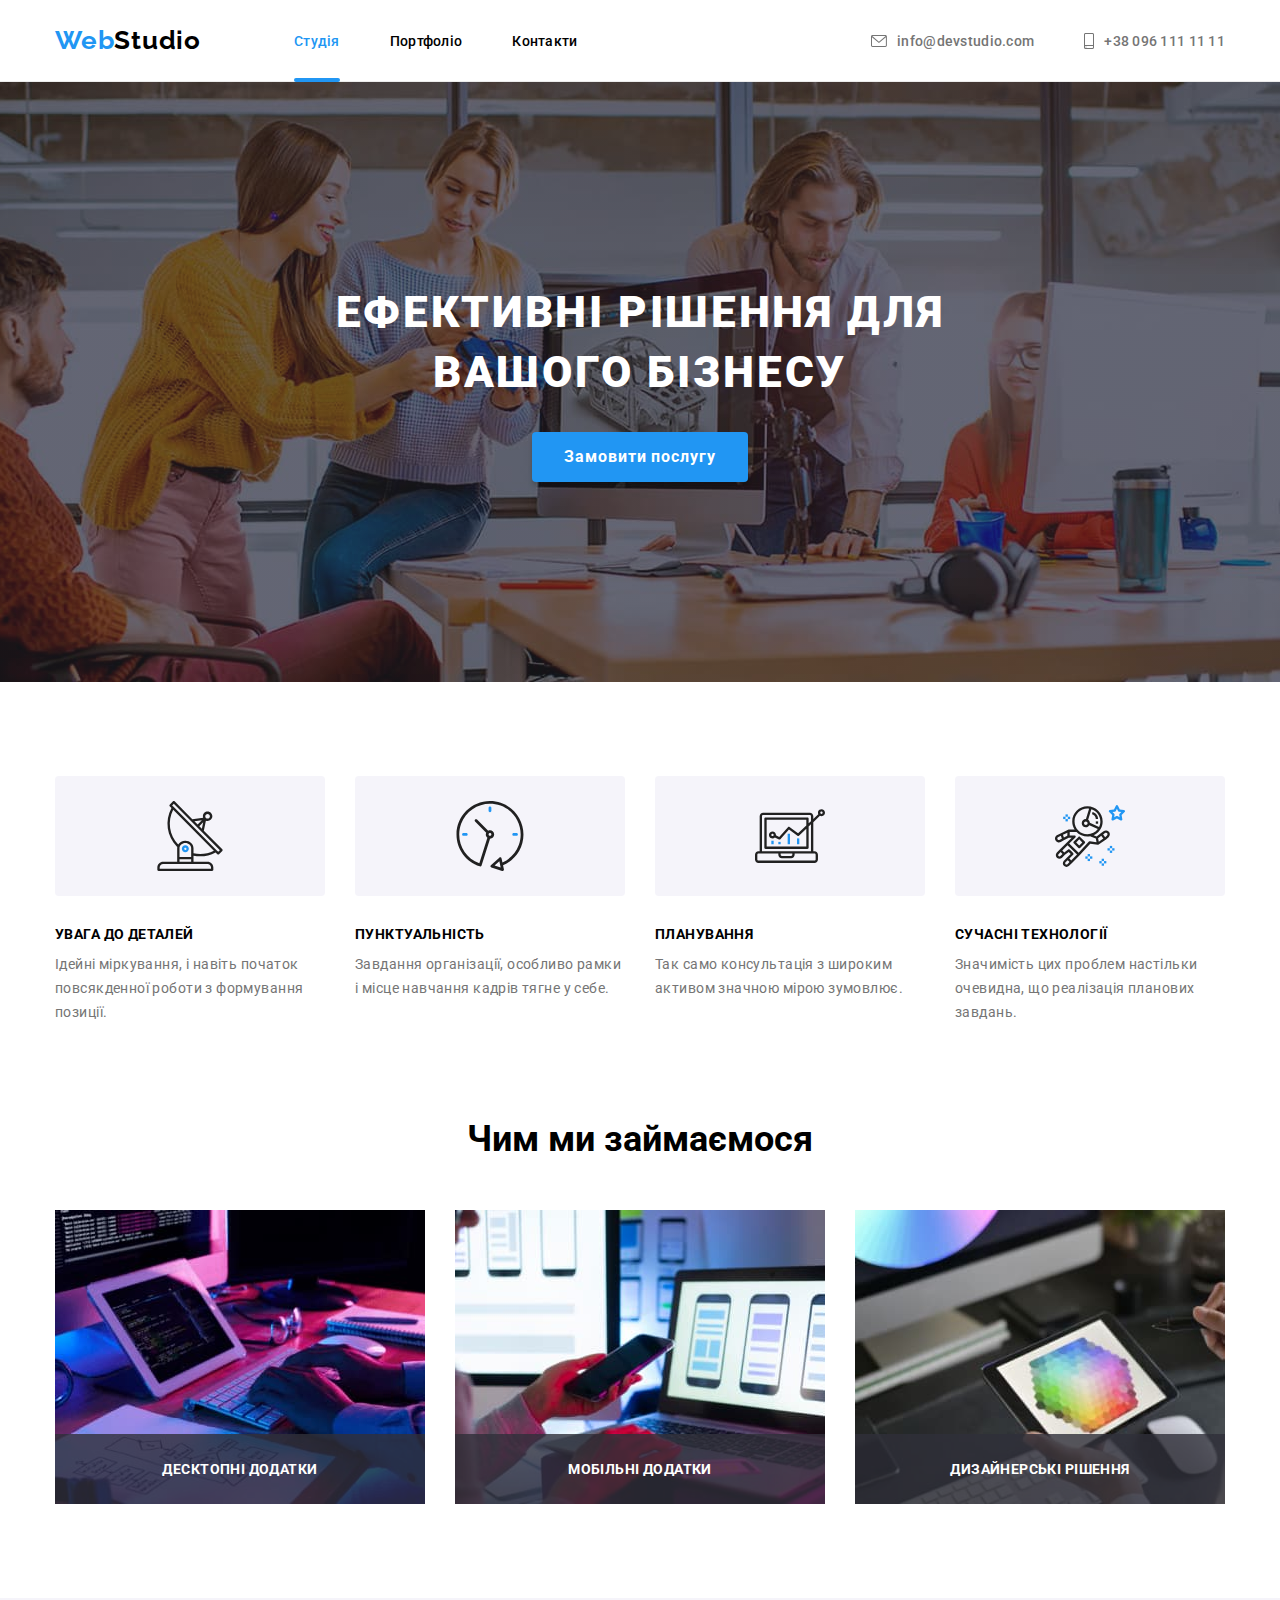
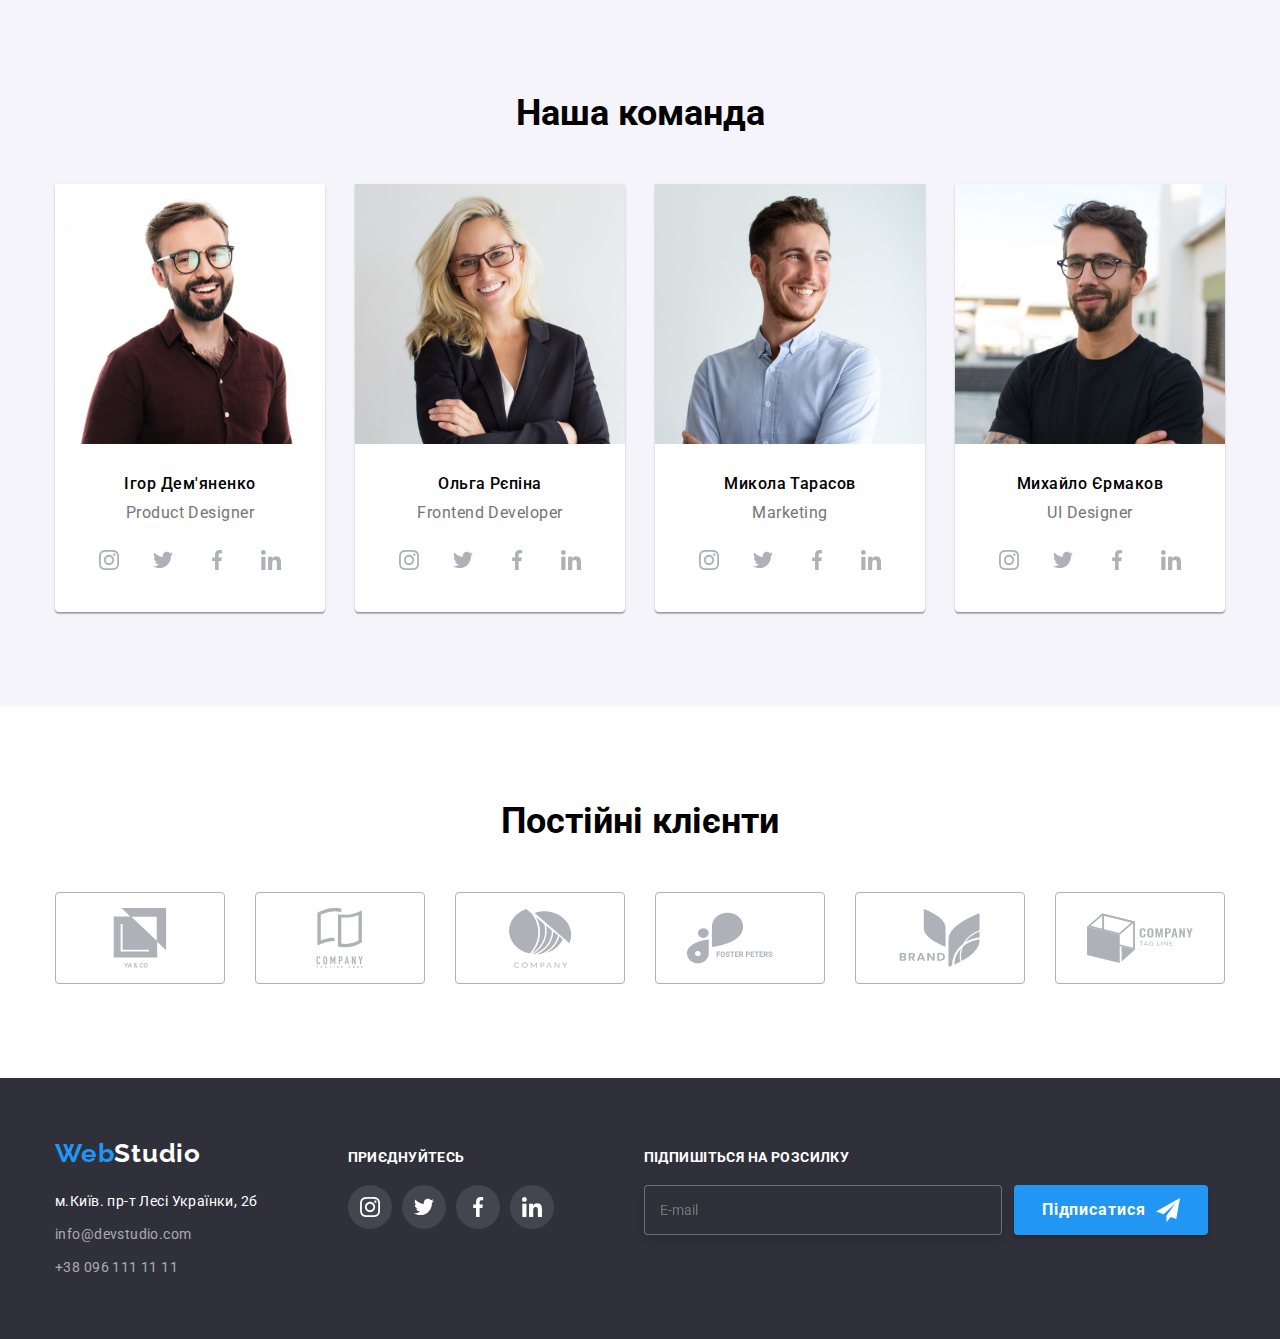
<file: index.html>
<!DOCTYPE html>
<html lang="uk">

<head>
  <meta charset="UTF-8">
  <meta http-equiv="X-UA-Compatible" content="IE=edge">
  <meta name="viewport" content="width=device-width, initial-scale=1.0">
  <link href="https://fonts.googleapis.com/css2?family=Raleway:wght@700&family=Roboto:wght@400;500;700;900&display=swap"
    rel="stylesheet">
  <link rel="stylesheet" href="https://cdnjs.cloudflare.com/ajax/libs/modern-normalize/1.1.0/modern-normalize.min.css">
  <link rel="stylesheet" href="css/styles.css">
  <title>WebStudio</title>
</head>

<body>
  <!-- HEADER -->
  <header class="header">
    <div class="header__container container">
      <nav class="header__menu menu">
        <a href="/" class="logo__link logo"><span>Web</span>Studio</a>
        <ul class="menu__list">
          <li class="menu__item"><a href="#" class="menu__link active">Студія</a></li>
          <li class="menu__item"><a href="portfolio.html" class="menu__link">Портфоліо</a></li>
          <li class="menu__item"><a href="#" class="menu__link">Контакти</a></li>
        </ul>
      </nav>
      <ul class="header__contacts">
        <li class="header-contacts__item"><a href="mailto:info@devstudio.com" class="header-contacts__link link--mail">
            <svg class="contacts__icon icon--mail" width="16px" height="12px">
              <use href="./images/icons.svg#envelope"></use>
            </svg>
            info@devstudio.com</a></li>
        <li class="header-contacts__item"><a href="tel:+380961111111" class="header-contacts__link link--tel">
            <svg class="contacts__icon icon--tel" width="10px" height="16px">
              <use href="./images/icons.svg#smartphone"></use>
            </svg>+38 096
            111 11 11</a></li>
      </ul>
    </div>
  </header>
  <!-- /HEADER -->

  <!-- MAIN -->
  <main class="page">
    <!-- INTRO -->
    <section class="intro">
      <div class="intro__container container">
        <h1 class="intro__title">Ефективні рішення для<br> вашого бізнесу</h1>
        <button type="button" class="intro__button" data-modal-open>Замовити послугу</button>
      </div>
    </section>
    <!-- ADVANTAGES -->
    <section class="section advantages">
      <div class="advantages__container container">
        <h2 class="advantages__title--hidden title-block">Принцип роботи</h2>
        <ul class="advantages__list">
          <li class="advantages__item advantages__item--antenna">
            <h3 class="advantages__subtitle">УВАГА ДО ДЕТАЛЕЙ</h3>
            <p class="advantages__text">Ідейні міркування, і навіть початок повсякденної роботи з формування позиції.
            </p>
          </li>
          <li class="advantages__item advantages__item--clock">
            <h3 class="advantages__subtitle">ПУНКТУАЛЬНІСТЬ</h3>
            <p class="advantages__text">Завдання організації, особливо рамки і місце навчання кадрів тягне у себе.</p>
          </li>
          <li class="advantages__item advantages__item--diagram">
            <h3 class="advantages__subtitle">ПЛАНУВАННЯ</h3>
            <p class="advantages__text">Так само консультація з широким активом значною мірою зумовлює.</p>
          </li>
          <li class="advantages__item advantages__item--astronaut">
            <h3 class="advantages__subtitle">СУЧАСНІ ТЕХНОЛОГІЇ</h3>
            <p class="advantages__text">Значимість цих проблем настільки очевидна, що реалізація планових завдань.</p>
          </li>
        </ul>
      </div>
    </section>
    <!-- What-We-Do -->
    <section class="section whatwedo">
      <div class="whatwedo__container container">
        <h2 class="whatwedo__title title-block">Чим ми займаємося</h2>
        <ul class="whatwedo__gallery gallery">
          <li class="whatwedo__item">
            <img src="images/whatwedo/whatwedo_img1.jpg" alt="людина працює за комп'ютером" width="370">
            <div class="whatwedo__overlay">
              <p class="whatwedo__text">Десктопні додатки</p>
            </div>
          </li>
          <li class="whatwedo__item">
            <img src="images/whatwedo/whatwedo_img2.jpg" alt="жінка розробляє макет в ноутбуці" width="370">
            <div class="whatwedo__overlay">
              <p class="whatwedo__text">Мобільні додатки</p>
            </div>
          </li>
          <li class="whatwedo__item">
            <img src="images/whatwedo/whatwedo_img3.jpg" alt="жінка дивиться палітру кольорів в планшеті" width="370">
            <div class="whatwedo__overlay">
              <p class="whatwedo__text">Дизайнерські рішення</p>
            </div>
          </li>
        </ul>
      </div>
    </section>
    <!-- TEAM -->
    <section class="section team">
      <div class="team__container container">
        <h2 class="team__title title-block">Наша команда</h2>
        <ul class="team__list">
          <li class="team__item item-team">
            <img src="images/team/ProductDesigner.jpg" width="270" alt="фотографія Ігора">
            <div class="item-team__content">
              <h3 class="item-team__title">Ігор Дем'яненко</h3>
              <p class="item-team__text" lang="en">Product Designer</p>
              <ul class="team-icon__list">
                <li class="team-icon__item">
                  <a class="team-icon__link" href="#" target="_blank">
                    <svg class="team__icon icon--instagram" width="20px" height="20px">
                      <use href="./images/icons.svg#instagram"></use>
                    </svg>
                  </a>
                </li>
                <li class="team-icon__item">
                  <a class="team-icon__link" href="#" target="_blank">
                    <svg class="team__icon icon--twitter" width="20px" height="20px">
                      <use href="./images/icons.svg#twitter"></use>
                    </svg>
                  </a>
                </li>
                <li class="team-icon__item">
                  <a class="team-icon__link" href="#" target="_blank">
                    <svg class="team__icon icon--facebook" width="20" height="20">
                      <use href="./images/icons.svg#facebook"></use>
                    </svg>
                  </a>
                </li>
                <li class="team-icon__item">
                  <a class="team-icon__link" href="#" target="_blank">
                    <svg class="team__icon icon--linkedin" width="20px" height="20px">
                      <use href="./images/icons.svg#linkedin"></use>
                    </svg>
                  </a>
                </li>
              </ul>
            </div>
          </li>
          <li class="team__item item-team">
            <img src="images/team/FrontendDeveloper.jpg" width="270" alt="фотографія Ольгі">
            <div class="item-team__content">
              <h3 class="item-team__title">Ольга Рєпіна</h3>
              <p class="item-team__text" lang="en">Frontend Developer</p>
              <ul class="team-icon__list">
                <li class="team-icon__item">
                  <a class="team-icon__link" href="#" target="_blank">
                    <svg class="team__icon icon--instagram" width="20px" height="20px">
                      <use href="./images/icons.svg#instagram"></use>
                    </svg>
                  </a>
                </li>
                <li class="team-icon__item">
                  <a class="team-icon__link" href="#" target="_blank">
                    <svg class="team__icon icon--twitter" width="20px" height="20px">
                      <use href="./images/icons.svg#twitter"></use>
                    </svg>
                  </a>
                </li>
                <li class="team-icon__item">
                  <a class="team-icon__link" href="#" target="_blank">
                    <svg class="team__icon icon--facebook" width="20" height="20">
                      <use href="./images/icons.svg#facebook"></use>
                    </svg>
                  </a>
                </li>
                <li class="team-icon__item">
                  <a class="team-icon__link" href="#" target="_blank">
                    <svg class="team__icon icon--linkedin" width="20px" height="20px">
                      <use href="./images/icons.svg#linkedin"></use>
                    </svg>
                  </a>
                </li>
              </ul>
            </div>
          </li>
          <li class="team__item item-team">
            <img src="images/team/Marketing.jpg" width="270" alt="фотографія Миколи">
            <div class="item-team__content">
              <h3 class="item-team__title">Микола Тарасов</h3>
              <p class="item-team__text" lang="en">Marketing</p>
              <ul class="team-icon__list">
                <li class="team-icon__item">
                  <a class="team-icon__link" href="#" target="_blank">
                    <svg class="team__icon icon--instagram" width="20px" height="20px">
                      <use href="./images/icons.svg#instagram"></use>
                    </svg>
                  </a>
                </li>
                <li class="team-icon__item">
                  <a class="team-icon__link" href="#" target="_blank">
                    <svg class="team__icon icon--twitter" width="20px" height="20px">
                      <use href="./images/icons.svg#twitter"></use>
                    </svg>
                  </a>
                </li>
                <li class="team-icon__item">
                  <a class="team-icon__link" href="#" target="_blank">
                    <svg class="team__icon icon--facebook" width="20" height="20">
                      <use href="./images/icons.svg#facebook"></use>
                    </svg>
                  </a>
                </li>
                <li class="team-icon__item">
                  <a class="team-icon__link" href="#" target="_blank">
                    <svg class="team__icon icon--linkedin" width="20px" height="20px">
                      <use href="./images/icons.svg#linkedin"></use>
                    </svg>
                  </a>
                </li>
              </ul>
            </div>
          </li>
          <li class="team__item item-team">
            <img src="images/team/UI-Designer.jpg" width="270" alt="фотографія Михайла">
            <div class="item-team__content">
              <h3 class="item-team__title">Михайло Єрмаков</h3>
              <p class="item-team__text" lang="en">UI Designer</p>
              <ul class="team-icon__list">
                <li class="team-icon__item">
                  <a class="team-icon__link" href="#" target="_blank">
                    <svg class="team__icon icon--instagram" width="20px" height="20px">
                      <use href="./images/icons.svg#instagram"></use>
                    </svg>
                  </a>
                </li>
                <li class="team-icon__item">
                  <a class="team-icon__link" href="#" target="_blank">
                    <svg class="team__icon icon--twitter" width="20px" height="20px">
                      <use href="./images/icons.svg#twitter"></use>
                    </svg>
                  </a>
                </li>
                <li class="team-icon__item">
                  <a class="team-icon__link" href="#" target="_blank">
                    <svg class="team__icon icon--facebook" width="20" height="20">
                      <use href="./images/icons.svg#facebook"></use>
                    </svg>
                  </a>
                </li>
                <li class="team-icon__item">
                  <a class="team-icon__link" href="#" target="_blank">
                    <svg class="team__icon icon--linkedin" width="20px" height="20px">
                      <use href="./images/icons.svg#linkedin"></use>
                    </svg>
                  </a>
                </li>
              </ul>
            </div>
          </li>
        </ul>
      </div>
    </section>
    <section class="clients section">
      <div class="clients__container container">
        <h2 class="clients__title title-block">Постійні клієнти</h2>
        <ul class="clients__list">
          <li class="clients__item">
            <a class="clients__link" href="#" target="_blank">
              <svg class="clients__icon" width="106" height="60">
                <use href="./images/icons.svg#ya-co"></use>
              </svg>
            </a>
          </li>
          <li class="clients__item">
            <a class="clients__link" href="#" target="_blank">
              <svg class="clients__icon" width="106" height="60">
                <use href="./images/icons.svg#tagline"></use>
              </svg>
            </a>
          </li>
          <li class="clients__item">
            <a class="clients__link" href="#" target="_blank">
              <svg class="clients__icon" width="106" height="60">
                <use href="./images/icons.svg#company"></use>
              </svg>
            </a>
          </li>
          <li class="clients__item">
            <a class="clients__link" href="#" target="_blank">
              <svg class="clients__icon" width="106" height="60">
                <use href="./images/icons.svg#foster"></use>
              </svg>
            </a>
          </li>
          <li class="clients__item">
            <a class="clients__link" href="#" target="_blank">
              <svg class="clients__icon" width="106" height="60">
                <use href="./images/icons.svg#brand"></use>
              </svg>
            </a>
          </li>
          <li class="clients__item">
            <a class="clients__link" href="#" target="_blank">
              <svg class="clients__icon" width="106" height="60">
                <use href="./images/icons.svg#tag-line"></use>
              </svg>
            </a>
          </li>
        </ul>
      </div>
    </section>
  </main>
  <!-- /MAIN -->
  <!-- FOOTER -->
  <footer class="footer">
    <div class="footer__container container">
      <div class="footer__info">
        <a href="/" class="footer-logo logo__link "><span>Web</span>Studio</a>
        <address class="footer__address address">
          <ul class="address__list">
            <li><a href="https://goo.gl/maps/fDBCQv3pAZJWur3u7" target="_blank" rel="noreferrer noopener nofollow"
                class="address__link--white">м.Київ. пр-т Лесі Українки, 2б</a></li>
            <li><a href="mailto:info@devstudio.com" class="address__link">info@devstudio.com</a></li>
            <li><a href="tel:+380961111111" class="address__link">+38 096 111 11 11</a></li>
          </ul>
        </address>
      </div>
      <div class="footer__socials socials">
        <p class="socials__title">приєднуйтесь</p>
        <ul class="socials__list">
          <li class="socials__item">
            <a class="socials__link" href="#" target="_blank">
              <svg class="socials__icon" width="20" height="20">
                <use href="./images/icons.svg#instagram"></use>
              </svg>
            </a>
          </li>
          <li class="socials__item">
            <a class="socials__link" href="#" target="_blank">
              <svg class="socials__icon" width="20" height="20">
                <use href="./images/icons.svg#twitter"></use>
              </svg>
            </a>
          </li>
          <li class="socials__item">
            <a class="socials__link" href="#" target="_blank">
              <svg class="socials__icon" width="20" height="20">
                <use href="./images/icons.svg#facebook"></use>
              </svg>
            </a>
          </li>
          <li class="socials__item">
            <a class="socials__link" href="#" target="_blank">
              <svg class="socials__icon" width="20" height="20">
                <use href="./images/icons.svg#linkedin"></use>
              </svg>
            </a>
          </li>
        </ul>
      </div>
      <!-- FOOTER-FORM -->
      <form class="footer__form form">
        <p class="footer-form__title">Підпишіться на розсилку</p>
        <div class="footer-form__wrapper">
          <input class="footer-form__email" type="email" name="useremail" placeholder="E-mail"
            pattern="[a-z0-9._%+-]+@[a-z0-9.-]+\.[a-z]{2,4}$">
          <button class="footer-form__btn" type="submit">Підписатися
            <svg class="footer-form__icon icon--check-mark" width="24" height="24">
              <use href="./images/icons.svg#check-mark"></use>
            </svg>
            <svg class="footer-form__icon icon--send" width="24" height="24">
              <use href="./images/icons.svg#icon-send"></use>
            </svg>
          </button>
        </div>
      </form>
      <!--/ FOOTER-FORM -->
    </div>
  </footer>
  <!--/ FOOTER -->
  <!-- BACKDROP -->
  <div class="backdrop backdrop--hidden" data-modal>
    <div class="modal">
      <button class="modal__btn" type="button" data-modal-close></button>
      <!-- BACKDROP-FORM -->
      <form class="modal__form form">
        <p class="modal__title">Залиште свої дані, ми вам передзвонимо</p>
        <label class="modal__label" for="person">
          <span class="modal__subtitle">Імʼя</span>
        </label>
        <div class="modal__wrapper">
          <input class="modal__input input--person" type="text" required pattern="[a-zA-Zа-яА-ЯіІїЇʼҐґєЄ]+"
            name="username" id="person">
          <svg class="modal__icon icon--person" width="18" height="18">
            <use href="./images/icons.svg#person"></use>
          </svg>
        </div>
        <label class="modal__label" for="phone">
          <span class="modal__subtitle">Телефон</span>
        </label>
        <div class="modal__wrapper">
          <input class="modal__input input--phone" type="tel" name="userphone" id="phone"
            pattern="[0-9]{3}-[0-9]{3}-[0-9]{2}-[0-9]{2}" required>
          <svg class="modal__icon icon--phone" width="18" height="18">
            <use href="./images/icons.svg#phone"></use>
          </svg>
        </div>
        <label class="modal__label" for="email">
          <span class="modal__subtitle">Пошта</span>
        </label>
        <div class="modal__wrapper">
          <input class="modal__input input--email" type="email" name="useremail" id="email" required
            pattern="[a-z0-9._%+-]+@[a-z0-9.-]+\.[a-z]{2,4}$">
          <svg class="modal__icon icon--email" width="18" height="18">
            <use href="./images/icons.svg#email"></use>
          </svg>
        </div>
        <label class="modal__label" for="message">
          <span class="modal__subtitle">Пошта</span>
        </label>
        <textarea name="usermessage" class="modal__message" placeholder="Введіть текст" id="message"></textarea>

        <label class="modal__label label--checkbox">
          <input class="modal__checkbox checkbox" type="checkbox" name="userpolicy" required>
          <svg class="checkbox-icon__wrap" width="16" height="15">
            <use class="checkbox-icon__inner" href="./images/icons.svg#check-mark"></use>
          </svg>
          Погоджуюся з розсилкою та приймаю&nbsp;<a href="#">Умови договору</a>
        </label>
        <button class="modal-form__btn" type="submit">Відправити</button>
      </form>
      <!--/ BACKDROP-FORM -->
    </div>
  </div>
  <!--/ BACKDROP -->
  <script src="./js/modal.js"></script>
</body>

</html>
</file>
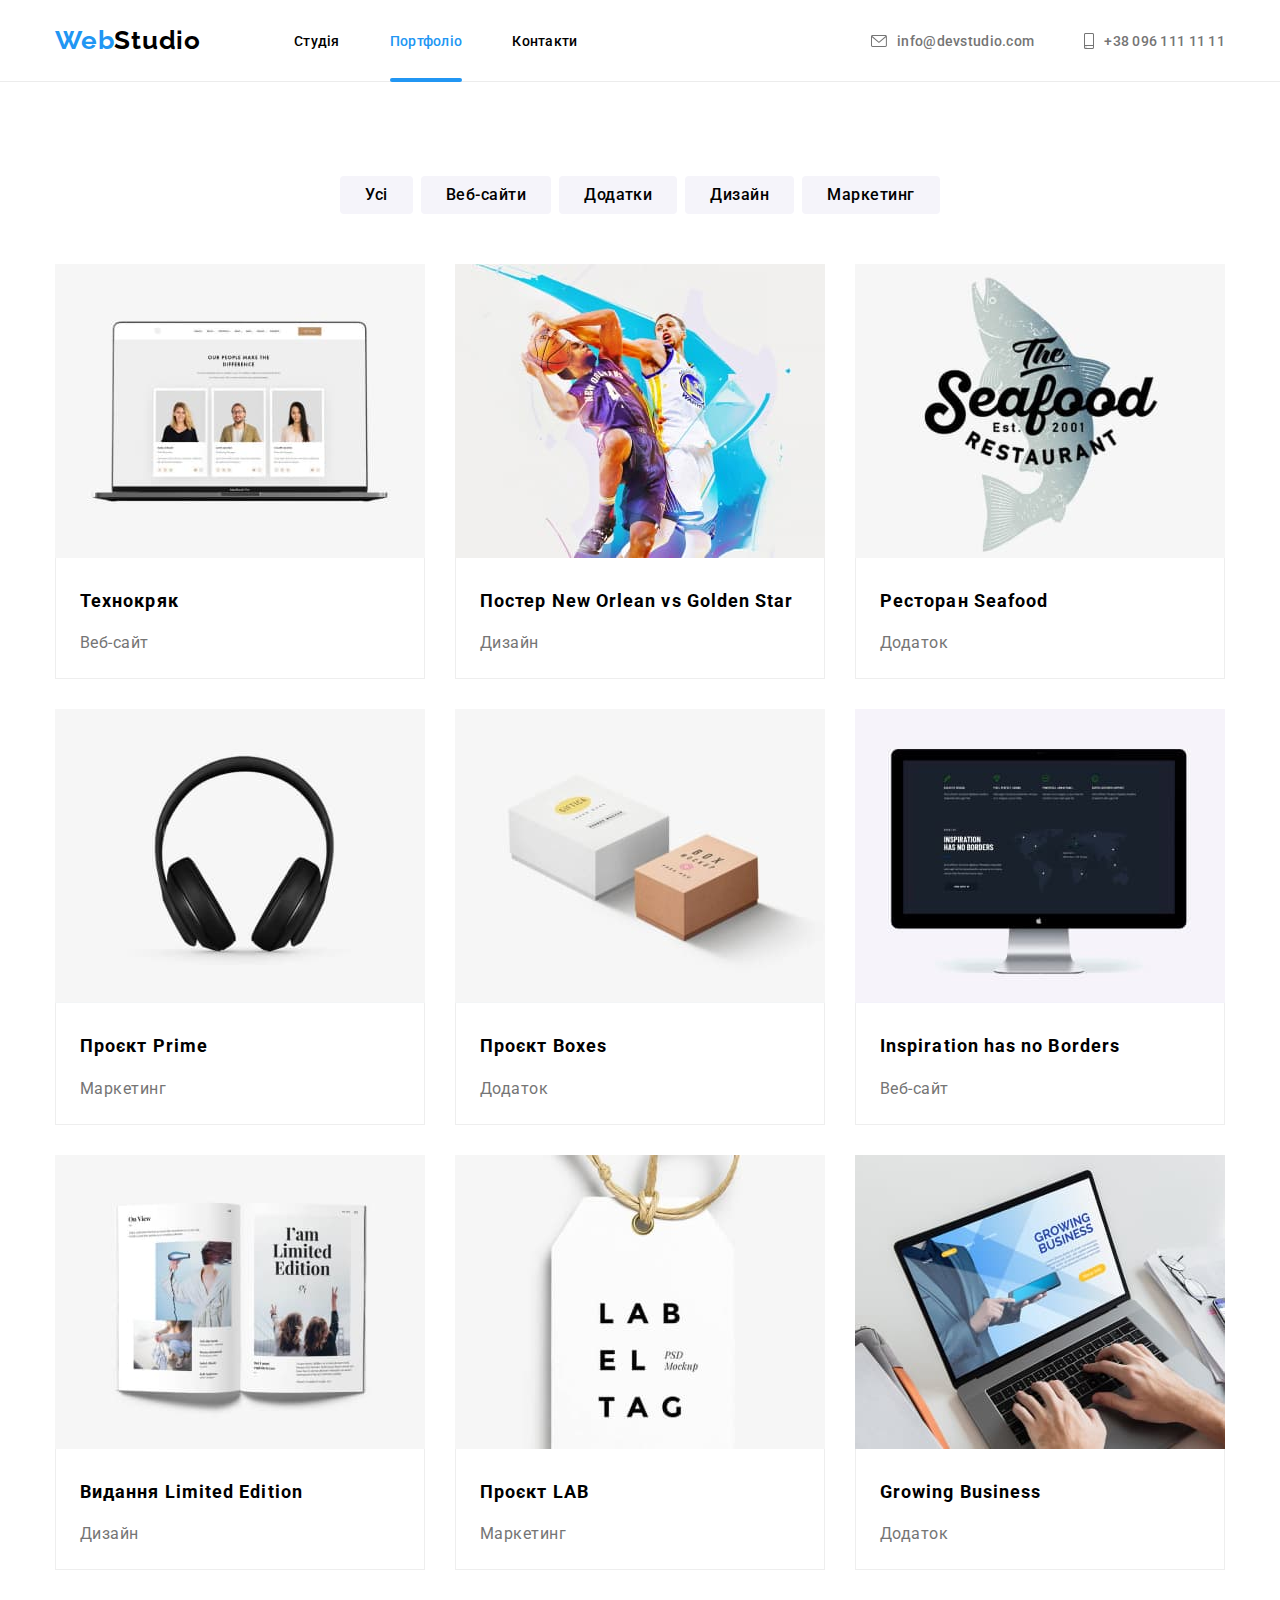
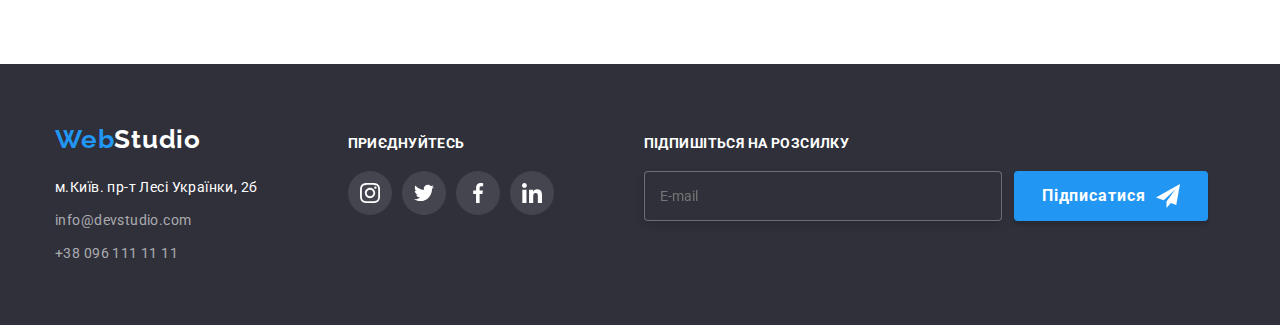
<file: portfolio.html>
<!DOCTYPE html>
<html lang="uk">

<head>
  <meta charset="UTF-8">
  <meta http-equiv="X-UA-Compatible" content="IE=edge">
  <meta name="viewport" content="width=device-width, initial-scale=1.0">
  <link href="https://fonts.googleapis.com/css2?family=Raleway:wght@700&family=Roboto:wght@400;500;700;900&display=swap"
    rel="stylesheet">
  <link rel="stylesheet" href="https://cdnjs.cloudflare.com/ajax/libs/modern-normalize/1.1.0/modern-normalize.min.css">
  <link rel="stylesheet" href="css/styles.css">
  <title>WebStudio/portfolio</title>
</head>

<body>
  <header class="header">
    <div class="header__container container">
      <nav class="header__menu menu">
        <a href="./index.html" class="logo__link logo"><span>Web</span>Studio</a>
        <ul class="menu__list">
          <li class="menu__item"><a href="./index.html" class="menu__link">Студія</a></li>
          <li class="menu__item"><a href="#" class="menu__link active">Портфоліо</a></li>
          <li class="menu__item"><a href="#" class="menu__link">Контакти</a></li>
        </ul>
      </nav>
      <ul class="header__contacts">
        <li class="header-contacts__item"><a href="mailto:info@devstudio.com" class="header-contacts__link link--mail">
            <svg class="contacts__icon icon--mail" width="16px" height="12px">
              <use href="./images/icons.svg#envelope"></use>
            </svg>
            info@devstudio.com</a></li>
        <li class="header-contacts__item"><a href="tel:+380961111111" class="header-contacts__link link--tel">
            <svg class="contacts__icon icon--tel" width="10px" height="16px">
              <use href="./images/icons.svg#smartphone"></use>
            </svg>+38 096
            111 11 11</a></li>
      </ul>
    </div>
  </header>

  <main class="page__portfolio portfolio">
    <section class="ourworks section">
      <div class="ourworks__container container">
        <h2 class="ourworks__title--hidden title-block">Наші роботи</h2>
        <ul class="ourworks-list__buttons buttons">
          <li class="buttons__item"><button class="btn" type="button">Усі</button></li>
          <li class="buttons__item"><button class="btn" type="button">Веб-сайти</button></li>
          <li class="buttons__item"><button class="btn" type="button">Додатки</button></li>
          <li class="buttons__item"><button class="btn" type="button">Дизайн</button></li>
          <li class="buttons__item"><button class="btn" type="button">Маркетинг</button></li>
        </ul>

        <ul class="ourworks-cards__list">
          <li class="ourworks-card__item">
            <a class="ourworks-card__link" href="#" target="_blank">
              <div class="ourworks-card__overlay">
                <img class="ourworks-card__img" src="images/portfolio/portfolio1.jpg" alt="Технокряк" width="370">
                <p class="overlay-card__text">
                  Ресурс пропонує комплексні пропозиції з різним рівнем функціоналу та сервісів. Все це дозволить
                  відвідувачу отримати вичерпні відомості про компанію чи приватну особу.
                </p>
              </div>
              <div class="ourworks-card__content">
                <h3 class="ourworks-card__title">Технокряк</h3>
                <p class="ourworks-card__text">Веб-сайт</p>
              </div>
            </a>
          </li>
          <li class="ourworks-card__item">
            <a class="ourworks-card__link" href="#" target="_blank">
              <div class="ourworks-card__overlay">
                <img class="ourworks-card__img" src="images/portfolio/portfolio2.jpg"
                  alt="Постер New Orlean vs Golden Starspan" width="370">
                <p class="overlay-card__text">
                  Ресурс пропонує комплексні пропозиції з різним рівнем функціоналу та сервісів. Все це дозволить
                  відвідувачу отримати вичерпні відомості про компанію чи приватну особу.
                </p>
              </div>
              <div class="ourworks-card__content">
                <h3 class="ourworks-card__title">Постер <span lang="en">New Orlean vs Golden Star</span></h3>
                <p class="ourworks-card__text">Дизайн</p>
              </div>
            </a>
          </li>
          <li class="ourworks-card__item">
            <a class="ourworks-card__link" href="#" target="_blank">
              <div class="ourworks-card__overlay">
                <img class="ourworks-card__img" src="images/portfolio/portfolio3.jpg" alt="Ресторан Seafood"
                  width="370">
                <p class="overlay-card__text">
                  Ресурс пропонує комплексні пропозиції з різним рівнем функціоналу та сервісів. Все це дозволить
                  відвідувачу отримати вичерпні відомості про компанію чи приватну особу.
                </p>
              </div>
              <div class="ourworks-card__content">
                <h3 class="ourworks-card__title">Ресторан <span lang="en">Seafood</span></h3>
                <p class="ourworks-card__text">Додаток</p>
              </div>
            </a>
          </li>
          <li class="ourworks-card__item">
            <a class="ourworks-card__link" href="#" target="_blank">
              <div class="ourworks-card__overlay">
                <img class="ourworks-card__img" src="images/portfolio/portfolio4.jpg" alt="" width="370">
                <p class="overlay-card__text">
                  Ресурс пропонує комплексні пропозиції з різним рівнем функціоналу та сервісів. Все це дозволить
                  відвідувачу отримати вичерпні відомості про компанію чи приватну особу.
                </p>
              </div>
              <div class="ourworks-card__content">
                <h3 class="ourworks-card__title">Проєкт <span lang="en">Prime</span></h3>
                <p class="ourworks-card__text">Маркетинг</p>
              </div>
            </a>
          </li>
          <li class="ourworks-card__item">
            <a class="ourworks-card__link" href="#" target="_blank">
              <div class="ourworks-card__overlay">
                <img class="ourworks-card__img" src="images/portfolio/portfolio5.jpg" alt="Проєкт Boxes" width="370">
                <p class="overlay-card__text">
                  Ресурс пропонує комплексні пропозиції з різним рівнем функціоналу та сервісів. Все це дозволить
                  відвідувачу отримати вичерпні відомості про компанію чи приватну особу.
                </p>
              </div>
              <div class="ourworks-card__content">
                <h3 class="ourworks-card__title">Проєкт <span lang="en">Boxes</span></h3>
                <p class="ourworks-card__text">Додаток</p>
              </div>
            </a>
          </li>
          <li class="ourworks-card__item">
            <a class="ourworks-card__link" href="#" target="_blank">
              <div class="ourworks-card__overlay">
                <img class="ourworks-card__img" src="images/portfolio/portfolio6.jpg" alt="Inspiration has no Borders"
                  width="370">
                <p class="overlay-card__text">
                  Ресурс пропонує комплексні пропозиції з різним рівнем функціоналу та сервісів. Все це дозволить
                  відвідувачу отримати вичерпні відомості про компанію чи приватну особу.
                </p>
              </div>
              <div class="ourworks-card__content">
                <h3 class="ourworks-card__title"><span lang="en">Inspiration has no Borders</span></h3>
                <p class="ourworks-card__text">Веб-сайт</p>
              </div>
            </a>
          </li>
          <li class="ourworks-card__item">
            <a class="ourworks-card__link" href="#" target="_blank">
              <div class="ourworks-card__overlay">
                <img class="ourworks-card__img" src="images/portfolio/portfolio7.jpg" alt="Видання Limited Edition"
                  width="370">
                <p class="overlay-card__text">
                  Ресурс пропонує комплексні пропозиції з різним рівнем функціоналу та сервісів. Все це дозволить
                  відвідувачу отримати вичерпні відомості про компанію чи приватну особу.
                </p>
              </div>
              <div class="ourworks-card__content">
                <h3 class="ourworks-card__title">Видання <span lang="en">Limited Edition</span></h3>
                <p class="ourworks-card__text">Дизайн</p>
              </div>
            </a>
          </li>
          <li class="ourworks-card__item">
            <a class="ourworks-card__link" href="#" target="_blank">
              <div class="ourworks-card__overlay">
                <img class="ourworks-card__img" src="images/portfolio/portfolio8.jpg" alt="Проєкт LAB" width="370">
                <p class="overlay-card__text">
                  Ресурс пропонує комплексні пропозиції з різним рівнем функціоналу та сервісів. Все це дозволить
                  відвідувачу отримати вичерпні відомості про компанію чи приватну особу.
                </p>
              </div>
              <div class="ourworks-card__content">
                <h3 class="ourworks-card__title">Проєкт <span lang="en">LAB</span></h3>
                <p class="ourworks-card__text">Маркетинг</p>
              </div>
            </a>
          </li>
          <li class="ourworks-card__item">
            <a class="ourworks-card__link" href="#" target="_blank">
              <div class="ourworks-card__overlay">
                <img class="ourworks-card__img" src="images/portfolio/portfolio9.jpg" alt="Growing Business"
                  width="370">
                <p class="overlay-card__text">
                  Ресурс пропонує комплексні пропозиції з різним рівнем функціоналу та сервісів. Все це дозволить
                  відвідувачу отримати вичерпні відомості про компанію чи приватну особу.
                </p>
              </div>
              <div class="ourworks-card__content">
                <h3 class="ourworks-card__title"><span lang="en">Growing Business</span></h3>
                <p class="ourworks-card__text">Додаток</p>
              </div>
            </a>
          </li>
        </ul>
      </div>
    </section>
  </main>
  <!-- FOOTER -->
  <footer class="footer">
    <div class="footer__container container">
      <div class="footer__info">
        <a href="/" class="footer-logo logo__link "><span>Web</span>Studio</a>
        <address class="footer__address address">
          <ul class="address__list">
            <li><a href="https://goo.gl/maps/fDBCQv3pAZJWur3u7" target="_blank" rel="noreferrer noopener nofollow"
                class="address__link--white">м.Київ. пр-т Лесі Українки, 2б</a></li>
            <li><a href="mailto:info@devstudio.com" class="address__link">info@devstudio.com</a></li>
            <li><a href="tel:+380961111111" class="address__link">+38 096 111 11 11</a></li>
          </ul>
        </address>
      </div>
      <div class="footer__socials socials">
        <p class="socials__title">приєднуйтесь</p>
        <ul class="socials__list">
          <li class="socials__item">
            <a class="socials__link" href="#" target="_blank">
              <svg class="socials__icon" width="20" height="20">
                <use href="./images/icons.svg#instagram"></use>
              </svg>
            </a>
          </li>
          <li class="socials__item">
            <a class="socials__link" href="#" target="_blank">
              <svg class="socials__icon" width="20" height="20">
                <use href="./images/icons.svg#twitter"></use>
              </svg>
            </a>
          </li>
          <li class="socials__item">
            <a class="socials__link" href="#" target="_blank">
              <svg class="socials__icon" width="20" height="20">
                <use href="./images/icons.svg#facebook"></use>
              </svg>
            </a>
          </li>
          <li class="socials__item">
            <a class="socials__link" href="#" target="_blank">
              <svg class="socials__icon" width="20" height="20">
                <use href="./images/icons.svg#linkedin"></use>
              </svg>
            </a>
          </li>
        </ul>
      </div>
      <!-- FOOTER-FORM -->
      <form class="footer__form form">
        <p class="footer-form__title">Підпишіться на розсилку</p>
        <div class="footer-form__wrapper">
          <input class="footer-form__email" type="email" name="useremail" placeholder="E-mail"
            pattern="[a-z0-9._%+-]+@[a-z0-9.-]+\.[a-z]{2,4}$">
          <button class="footer-form__btn" type="submit">Підписатися
            <svg class="footer-form__icon icon--check-mark" width="24" height="24">
              <use href="./images/icons.svg#check-mark"></use>
            </svg>
            <svg class="footer-form__icon icon--send" width="24" height="24">
              <use href="./images/icons.svg#icon-send"></use>
            </svg>
          </button>
        </div>
      </form>
      <!--/ FOOTER-FORM -->
    </div>
  </footer>
  <!--/ FOOTER -->
</body>

</html>
</file>
<file: css/styles.css>
a {
  text-decoration: none;
}

ul,
ol,
li {
  list-style: none;
  margin: 0;
  padding: 0;
}

img {
  display: block;
}

button {
  cursor: pointer;
}

h1,
h2,
h3,
h4,
h5,
h6,
p {
  margin: 0;
}

body {
  font-size: 14px;
  color: var(--black-text-colot);
  font-family: Roboto, sans-serif;
}

/* ----------VARIABLES------------------------- */
:root {
  --white-base-color: #fff;
  --third-background-color: #f5f4fa;
  --black-background-color: #2F303A;
  --black-text-color: #212121;
  --grey-text-color: #757575;
  --white-alfa-color: rgba(255, 255, 255, 0.6);
  --blue-accent-color: #2196F3;
}

/* ----------CONTAINRT-------------------------- */
.container {
  max-width: 1200px;
  margin: 0 auto;
  padding: 0 15px;
}

/* ------------SECTION----------------------*/
.section {
  padding: 94px 0;
}

/* ----------TITLE-BLOCK---------------------- */
.title-block {
  font-weight: 700;
  font-size: 36px;
  line-height: calc(42 / 36);
  text-align: center;
  margin-bottom: 50px;
}

/* --------HEADER--------------------------------- */
.header {
  border-bottom: 1px solid #ECECEC;
}

.header__container {
  display: flex;
  align-items: center;
}

.header__menu {
  display: flex;
  align-items: center;
}

.logo {
  font-family: Raleway, sans-serif;
  font-weight: 700;
  font-size: 26px;
  line-height: calc(31 / 26);
  letter-spacing: 0.03em;
  padding: 25px 0;
}

.logo:not(:last-child) {
  margin: 0 93px 0 0;
}

.logo__link {
  color: #000;
}

.logo__link span {
  color: var(--blue-accent-color);
}

.menu__list {
  display: flex;
  align-items: center;
}

.menu__item:not(:last-child) {
  margin: 0 50px 0 0;
}

.menu__link {
  display: block;
  padding: 32px 0;
  color: inherit;
  font-weight: 500;
  letter-spacing: 0.02em;
  line-height: calc(16 / 14);
  transition-property: color;
  transition-duration: 250ms;
  transition-timing-function: cubic-bezier(0.4, 0, 0.2, 1);
}

.menu__link:hover {
  color: var(--blue-accent-color);
}

.active {
  color: var(--blue-accent-color);
  position: relative;
}

.active::after {
  position: absolute;
  bottom: -1px;
  left: 0;
  content: '';
  width: 100%;
  height: 4px;
  background: var(--blue-accent-color);
  border-radius: 2px;
  display: block;
}

.header__contacts {
  display: flex;
  margin-left: auto;
}

.header-contacts__link {
  display: flex;
  align-items: center;
  column-gap: 10px;
  color: var(--grey-text-color);
  letter-spacing: 0.02em;
  font-weight: 500;
  line-height: calc(16 / 14);
  padding: 32px 0;
  transition-property: color;
  transition-duration: 250ms;
  transition-timing-function: cubic-bezier(0.4, 0, 0.2, 1);
}

.header__contacts>li:not(:last-child) {
  margin: 0 50px 0 0px;
}

.header-contacts__link:hover,
.header-contacts__link:focus {
  color: var(--blue-accent-color);
}

.contacts__icon {
  fill: currentColor;
}

/* --------INTRO-------------------------------------------- */
.intro {
  margin: 0 auto;
  max-width: 1600px;
  padding: 200px 0;
  text-align: center;
  background: var(--black-background-color);
  background-image: linear-gradient(to right,
      rgba(47, 48, 58, 0.4),
      rgba(47, 48, 58, 0.4)), url(../images/bg/intro-bg__Img.jpg);
  background-repeat: no-repeat;
  background-position: center;
}

.intro__title {
  color: var(--white-base-color);
  text-transform: uppercase;
  letter-spacing: 0.06em;
  font-weight: 900;
  font-size: 44px;
  line-height: calc(60 / 44);
  margin: 0 0 30px 0;
}

.intro__button {
  color: var(--white-base-color);
  background-color: var(--blue-accent-color);
  min-width: 216px;
  padding: 10px 32px;
  box-shadow: 0px 4px 4px rgba(0, 0, 0, 0.15);
  border-radius: 4px;
  font-weight: 700;
  font-size: 16px;
  font-family: inherit;
  line-height: calc(30 / 16);
  letter-spacing: 0.06em;
  border: none;
}

/* BACKDROP */
.backdrop {
  position: fixed;
  top: 0;
  left: 0;
  width: 100%;
  height: 100%;
  background: rgba(0, 0, 0, 0.2);
  transition-property: opacity, transform, visibility;
  transition-duration: 250ms;
  transition-timing-function: cubic-bezier(0.4, 0, 0.2, 1);
}

.backdrop--hidden {
  transform: scale(0.50);
  opacity: 0;
  pointer-events: none;
  visibility: hidden
}

.modal {
  position: absolute;
  top: 50%;
  left: 50%;
  width: 528px;
  height: 581px;
  transform: translate(-50%, -50%);
  background-color: var(--white-base-color);
  box-shadow: 0px 1px 3px rgba(0, 0, 0, 0.12), 0px 1px 1px rgba(0, 0, 0, 0.14), 0px 2px 1px rgba(0, 0, 0, 0.2);
  border-radius: 4px;
}

.modal__btn {
  position: absolute;
  top: 8px;
  right: 8px;
  width: 30px;
  height: 30px;
  padding: 0;
  border: 1px solid rgba(0, 0, 0, 0.2);
  border-radius: 50%;
  background-color: var(--blue-accent-color);
  transition-property: background-color;
  transition-duration: 250ms;
  transition-timing-function: cubic-bezier(0.4, 0, 0.2, 1);
}

.modal__btn:hover {
  background-color: #fff;
}

.modal__btn::before {
  position: absolute;
  top: 12px;
  left: 8px;
  transform: rotate(113deg);
  content: '';
  width: 18px;
  height: 3px;
  background-color: #fff;
  border-radius: 2px;
  transition-property: transform, background-color;
  transition-duration: 250ms;
  transition-timing-function: cubic-bezier(0.4, 0, 0.2, 1);
}

.modal__btn::after {
  position: absolute;
  top: 15px;
  left: 3px;
  transform: rotate(50deg);
  content: '';
  width: 14px;
  height: 3px;
  content: '';
  background-color: #fff;
  border-radius: 2px;
  transition-property: transform, background-color;
  transition-duration: 250ms;
  transition-timing-function: cubic-bezier(0.4, 0, 0.2, 1);
}

.modal__btn:focus::before,
.modal__btn:hover::before {
  transform: rotate(45deg);
  background-color: var(--blue-accent-color);
  top: 13px;
  left: 4px;
  width: 20px;
  height: 3px;
}

.modal__btn:focus::after,
.modal__btn:hover::after {
  background-color: var(--blue-accent-color);
  transform: rotate(-45deg);
  top: 13px;
  left: 4px;
  width: 20px;
  height: 3px;
}

/* ------BACKDROP-FORM-------------------- */
.modal__form {
  padding: 40px;
  display: flex;
  flex-direction: column;
}

.modal__title {
  font-weight: 700;
  font-size: 20px;
  line-height: calc(23 / 20);
  text-align: center;
  letter-spacing: 0.03em;
  color: var(--black-text-color);
  margin-bottom: 12px;
}

.modal__label {
  margin-bottom: 4px;
}

.modal__subtitle {
  font-size: 12px;
  line-height: calc(14 / 12);
  letter-spacing: 0.01em;
  color: var(--grey-text-color)
}

.modal__wrapper {
  position: relative;
  margin-bottom: 10px;
}

.modal__input {
  width: 100%;
  height: 40px;
  padding: 14px 0 14px 42px;
  border: 1px solid rgba(33, 33, 33, 0.2);
  border-radius: 4px;
  outline: none;

  transition-property: border;
  transition-duration: 250ms;
  transition-timing-function: cubic-bezier(0.4, 0, 0.2, 1);
}

.modal__input:focus {
  border: 1px solid var(--blue-accent-color);
}

.modal__input:focus+.modal__icon {
  fill: var(--blue-accent-color);
}

.modal__icon {
  position: absolute;
  top: 50%;
  left: 15px;
  transform: translateY(-50%);

  transition-property: fill;
  transition-duration: 250ms;
  transition-timing-function: cubic-bezier(0.4, 0, 0.2, 1);
}

.modal__message {
  width: 100%;
  height: 120px;
  padding: 12px 16px;
  margin-bottom: 20px;
  border: 1px solid rgba(33, 33, 33, 0.2);
  border-radius: 4px;
  resize: none;
  outline: none;

  transition-property: border;
  transition-duration: 250ms;
  transition-timing-function: cubic-bezier(0.4, 0, 0.2, 1);
}

.modal__message::placeholder {
  font-weight: 400;
  font-size: 12px;
  line-height: calc(14 / 12);
  letter-spacing: 0.01em;
  color: rgba(117, 117, 117, 0.5);
}

.modal__message:focus {
  border: 1px solid var(--blue-accent-color);
}

.checkbox {
  appearance: none;
}

.label--checkbox {
  display: flex;
  align-items: center;
  margin-bottom: 30px;
  font-weight: 400;
  line-height: calc(24 / 14);
  letter-spacing: 0.03em;
  color: var(--grey-text-color);
}

.label--checkbox>a {
  text-decoration: underline;
  color: var(--blue-accent-color);
}

.modal__checkbox:checked+.checkbox-icon__wrap {
  background-color: var(--blue-accent-color);
  border: none;
}

.checkbox-icon__wrap {
  border: 2px solid #212121;
  border-radius: 2px;
  margin-right: 9px;
}

.modal-form__btn {
  align-self: center;
  font-weight: 700;
  font-size: 16px;
  line-height: calc(30 / 16);
  color: var(--white-base-color);
  padding: 10px 52px;
  background: var(--blue-accent-color);
  box-shadow: 0px 4px 4px rgba(0, 0, 0, 0.15);
  border-radius: 4px;
  border: none;
}

/* -----ADVANTAGES-------------------------------- */

.advantages__title--hidden {
  position: absolute;
  width: 1px;
  height: 1px;
  margin: -1px;
  padding: 0;
  overflow: hidden;
  border: 0;
  clip: rect(0 0 0 0);
}

.advantages__list {
  display: flex;
  gap: 30px;
}

.advantages__item {
  flex: 1 1 25%;
  max-width: 270px;
}

.advantages__item::before {
  content: '';
  display: block;
  height: 120px;
  margin-bottom: 30px;
  background-color: var(--third-background-color);
  background-repeat: no-repeat;
  background-position: center;
  border-radius: 4px;
}

.advantages__item--antenna::before {
  background-image: url(../images/bg-svg/antenna.svg);
}

.advantages__item--clock::before {
  background-image: url(../images/bg-svg/clock.svg);
}

.advantages__item--diagram::before {
  background-image: url(../images/bg-svg/diagram.svg);
}

.advantages__item--astronaut::before {
  background-image: url(../images/bg-svg/astronaut.svg);
}

.advantages__subtitle {
  font-size: 14px;
  margin-bottom: 10px;
  font-weight: 700;
  letter-spacing: 0.03em;
  line-height: calc(16 / 14);
  text-transform: uppercase;
}

.advantages__text {
  color: var(--grey-text-color);
  line-height: calc(24 / 14);
  letter-spacing: 0.03em;
}

/* -----------What-We-Do------------------------- */

.whatwedo {
  padding-top: 0;
}

.whatwedo__gallery {
  display: flex;
  align-items: center;
  gap: 30px;
}

.whatwedo__item {
  flex: 1 1 33.3333%;
  position: relative;
}

.whatwedo__overlay {
  position: absolute;
  bottom: 0;
  left: 0;
  width: 100%;
  height: 70px;
  display: flex;
  justify-content: center;
  align-items: center;
  background: rgba(47, 48, 58, 0.8);
}

.whatwedo__text {
  font-weight: 700;
  line-height: calc(16 / 14);
  letter-spacing: 0.03em;
  text-transform: uppercase;
  color: var(--white-base-color);
}

.whatwedo__item>img {
  max-width: 100%;
}

/* --------TEAM--------------------------------- */
.team {
  background: var(--third-background-color);
}

.team__list {
  display: flex;
  gap: 30px;
}

.team__item {
  flex-basis: calc((100% - 90px) / 4);
  box-shadow: 0px 1px 3px rgba(0, 0, 0, 0.12), 0px 1px 1px rgba(0, 0, 0, 0.14), 0px 2px 1px rgba(0, 0, 0, 0.2);
  border-radius: 0px 0px 4px 4px;
  background-color: var(--white-base-color);
}

.item-team>img {
  max-width: 100%;
}

.item-team__content {
  flex: 1 1 auto;
  text-align: center;
  padding: 30px 5px;

}

.item-team__title {
  font-size: 16px;
  font-weight: 500;
  line-height: calc(19 / 16);
  letter-spacing: 0.03em;
  margin-bottom: 10px;
}

.item-team__text {
  color: var(--grey-text-color);
  font-size: 16px;
  line-height: calc(19 / 16);
  letter-spacing: 0.03em;
  margin-bottom: 16px;
}

.team-icon__list {
  display: flex;
  justify-content: center;
  align-items: center;
  column-gap: 10px;
}

.team-icon__item {
  width: 44px;
  height: 44px;
}

.team-icon__link {
  display: flex;
  justify-content: center;
  align-items: center;
  border-radius: 50%;
  width: 100%;
  height: 100%;
  color: #AFB1B8;
  transition-property: color, background-color;
  transition-duration: 250ms;
  transition-timing-function: cubic-bezier(0.4, 0, 0.2, 1);
}

.team-icon__link:focus,
.team-icon__link:hover {
  color: var(--white-base-color);
  background-color: var(--blue-accent-color);
}

.team__icon {
  fill: currentColor;
}

/* --------CLIENTS-------------------------- */
.clients__list {
  display: flex;
  justify-content: center;
  flex-wrap: wrap;
  gap: 30px;
}

.clients__item {
  width: 170px;
  height: 92px;
}

.clients__link {
  display: flex;
  align-items: center;
  justify-content: center;
  border: 1px solid #AFB1B8;
  border-radius: 4px;
  color: #AFB1B8;
  width: 100%;
  height: 100%;
  transition-property: color, border;
  transition-duration: 250ms;
  transition-timing-function: cubic-bezier(0.4, 0, 0.2, 1);
}

.clients__link:focus,
.clients__link:hover {
  border: 1px solid var(--blue-accent-color);
  color: var(--blue-accent-color);
}

.clients__icon {
  fill: currentColor;
}

/* ----------FOOTER---------------------------------- */
.footer {
  background: var(--black-background-color);
  padding: 60px 0;
}

.footer__container {
  display: flex;
  align-items: baseline;
  column-gap: 90px;
}

.footer-logo {
  font-family: Raleway, sans-serif;
  font-weight: 700;
  font-size: 26px;
  line-height: calc(31 / 26);
  color: var(--white-base-color);
  letter-spacing: 0.03em;
  margin: 0 0 20px 0;
  display: inline-block;
}

.footer__address {
  font-style: normal;
  line-height: calc(24 / 14);
  letter-spacing: 0.03em;
}

.address__list>li:not(:last-child) {
  margin: 0 0 9px 0;
}

.address__link {
  color: var(--white-alfa-color);
}

.address__link--white {
  color: var(--white-base-color);
}

.address__link--white:hover,
.address__link--white:focus,
.address__link:hover,
.address__link:focus {
  color: var(--blue-accent-color);
  transition: all .3s linear;
}


.socials__title {
  font-weight: 700;
  line-height: calc(16/14);
  letter-spacing: 0.03em;
  text-transform: uppercase;
  color: var(--white-base-color);
  margin-bottom: 20px;
}

.socials__list {
  display: flex;
  align-items: center;
  column-gap: 10px;
}

.socials__item {
  width: 44px;
  height: 44px;
}

.socials__link {
  display: flex;
  justify-content: center;
  align-items: center;
  color: var(--white-base-color);
  background: rgba(255, 255, 255, 0.1);
  border-radius: 50%;
  width: 100%;
  height: 100%;
  transition-property: background-color;
  transition-duration: 250ms;
  transition-timing-function: cubic-bezier(0.4, 0, 0.2, 1);
}

.socials__link:focus,
.socials__link:hover {
  background-color: var(--blue-accent-color)
}

.socials__icon {
  fill: currentColor;
}

/*----- FOOTER-FORM------------------------- */

.footer-form__title {
  margin-bottom: 20px;
  font-weight: 700;
  line-height: calc(16 / 14);
  letter-spacing: 0.03em;
  text-transform: uppercase;
  color: var(--white-base-color)
}

.footer-form__wrapper {
  display: flex;
  align-items: center;
  column-gap: 12px;
}

.footer-form__email {
  width: 358px;
  height: 50px;
  padding: 15px;
  background: var(--black-background-color);
  border: 1px solid rgba(255, 255, 255, 0.3);
  filter: drop-shadow(0px 4px 4px rgba(0, 0, 0, 0.15));
  border-radius: 4px;
  outline: none;

  transition-property: border;
  transition-duration: 250ms;
  transition-timing-function: cubic-bezier(0.4, 0, 0.2, 1);
}

.footer-form__email:focus {
  border: 1px solid var(--blue-accent-color);
  color: var(--white-base-color);
}

.footer-form__btn {
  position: relative;
  display: flex;
  align-items: center;
  column-gap: 10px;
  height: 50px;
  padding: 10px 28px;
  font-weight: 700;
  font-size: 16px;
  line-height: calc(30 / 16);
  letter-spacing: 0.06em;
  background: var(--blue-accent-color);
  box-shadow: 0px 4px 4px rgba(0, 0, 0, 0.15);
  border-radius: 4px;
  color: var(--white-base-color);
  border: none;
}

.icon--check-mark {
  opacity: 0;
}

.footer-form__btn:hover .icon--check-mark {
  animation-name: checkMarkAttention;
  animation-duration: 1s;
  animation-delay: .8s;
  animation-timing-function: cubic-bezier(0.455, 0.030, 0.515, 0.955);
  animation-iteration-count: infinite;
}


@keyframes checkMarkAttention {
  50% {
    opacity: 1;
  }
}

.icon--send {
  position: absolute;
  right: 28px;
  fill: var(--white-base-color);
}

.footer-form__btn:hover .icon--send {
  animation-name: iconPlane;
  animation-duration: .7s;
  animation-timing-function: cubic-bezier(0.755, 0.050, 0.855, 0.060);
  animation-fill-mode: forwards;
  z-index: 100;
}

@keyframes iconPlane {
  0% {
    transform: translate(0px, 0px);
  }

  100% {
    transform: translate(100px, -150px);
    opacity: 0;
  }
}

/* ------------/--------------------------------------- */

/* ------PAGE-PORTFOLIO---------------------------- */

.ourworks__title--hidden {
  position: absolute;
  width: 1px;
  height: 1px;
  margin: -1px;
  padding: 0;
  overflow: hidden;
  border: 0;
  clip: rect(0 0 0 0);
}

/* -------BUTTONS-------------- */
.ourworks-list__buttons {
  display: flex;
  justify-content: center;
  margin: 0 0 50px 0;
}

.buttons__item {
  flex: 0 0 auto;
}

.buttons__item:not(:last-child) {
  margin: 0 8px 0 0;
}

.buttons__item>.btn {
  font-weight: 500;
  font-size: 16px;
  line-height: calc(26 / 16);
  font-family: inherit;
  padding: 6px 25px;
  background: var(--third-background-color);
  border-radius: 4px;
  letter-spacing: 0.03em;
  border: none;
  transition-property: background-color, color, box-shadow;
  transition-duration: 250ms;
  transition-timing-function: cubic-bezier(0.4, 0, 0.2, 1);
}

.btn:hover,
.btn:focus {
  background-color: var(--blue-accent-color);
  color: var(--white-base-color);
  box-shadow: 0px 3px 1px rgba(0, 0, 0, 0.1), 0px 1px 2px rgba(0, 0, 0, 0.08), 0px 2px 2px rgba(0, 0, 0, 0.12);
}

/* ------CARDS------------------------ */

.ourworks-cards__list {
  display: flex;
  flex-wrap: wrap;
  gap: 30px;
}

.ourworks-card__item {
  flex-basis: calc((100% - 60px) / 3);
}

.ourworks-card__link {
  display: block;
  color: inherit;
  transition-property: box-shadow;
  transition-duration: 250ms;
  transition-timing-function: cubic-bezier(0.4, 0, 0.2, 1);
}

.ourworks-card__link:hover,
.ourworks-card__link:focus {
  box-shadow: 0px 1px 1px rgba(0, 0, 0, 0.12), 0px 4px 4px rgba(0, 0, 0, 0.06), 1px 4px 6px rgba(0, 0, 0, 0.16);
}

.ourworks-card__img {
  max-width: 100%;
}

.ourworks-card__content {
  padding: 20px 24px;
  border: 1px solid #eee;
  border-top: none;
}

.ourworks-card__title {
  font-weight: 700;
  font-size: 18px;
  line-height: calc(36 / 14);
  letter-spacing: 0.06em;
  margin-bottom: 4px;
}

.ourworks-card__text {
  font-size: 16px;
  line-height: calc(30 / 16);
  color: var(--grey-text-color);
  letter-spacing: 0.03em;
  background-color: #fff;
}

.ourworks-card__overlay {
  position: relative;
  overflow: hidden;
}

.overlay-card__text {
  position: absolute;
  top: 0;
  left: 0;
  width: 100%;
  height: 100%;
  padding: 63px 24px;
  background: rgba(33, 150, 243, 0.9);
  color: var(--white-base-color);
  font-size: 18px;
  line-height: calc(28 / 18);
  letter-spacing: 0.03em;
  transform: translateY(100%);

  transition-property: transform;
  transition-duration: 250ms;
  transition-timing-function: cubic-bezier(0.4, 0, 0.2, 1);
}

.ourworks-card__link:hover .overlay-card__text,
.ourworks-card__link:focus .overlay-card__text {
  transform: translateY(0%);
}
</file>
